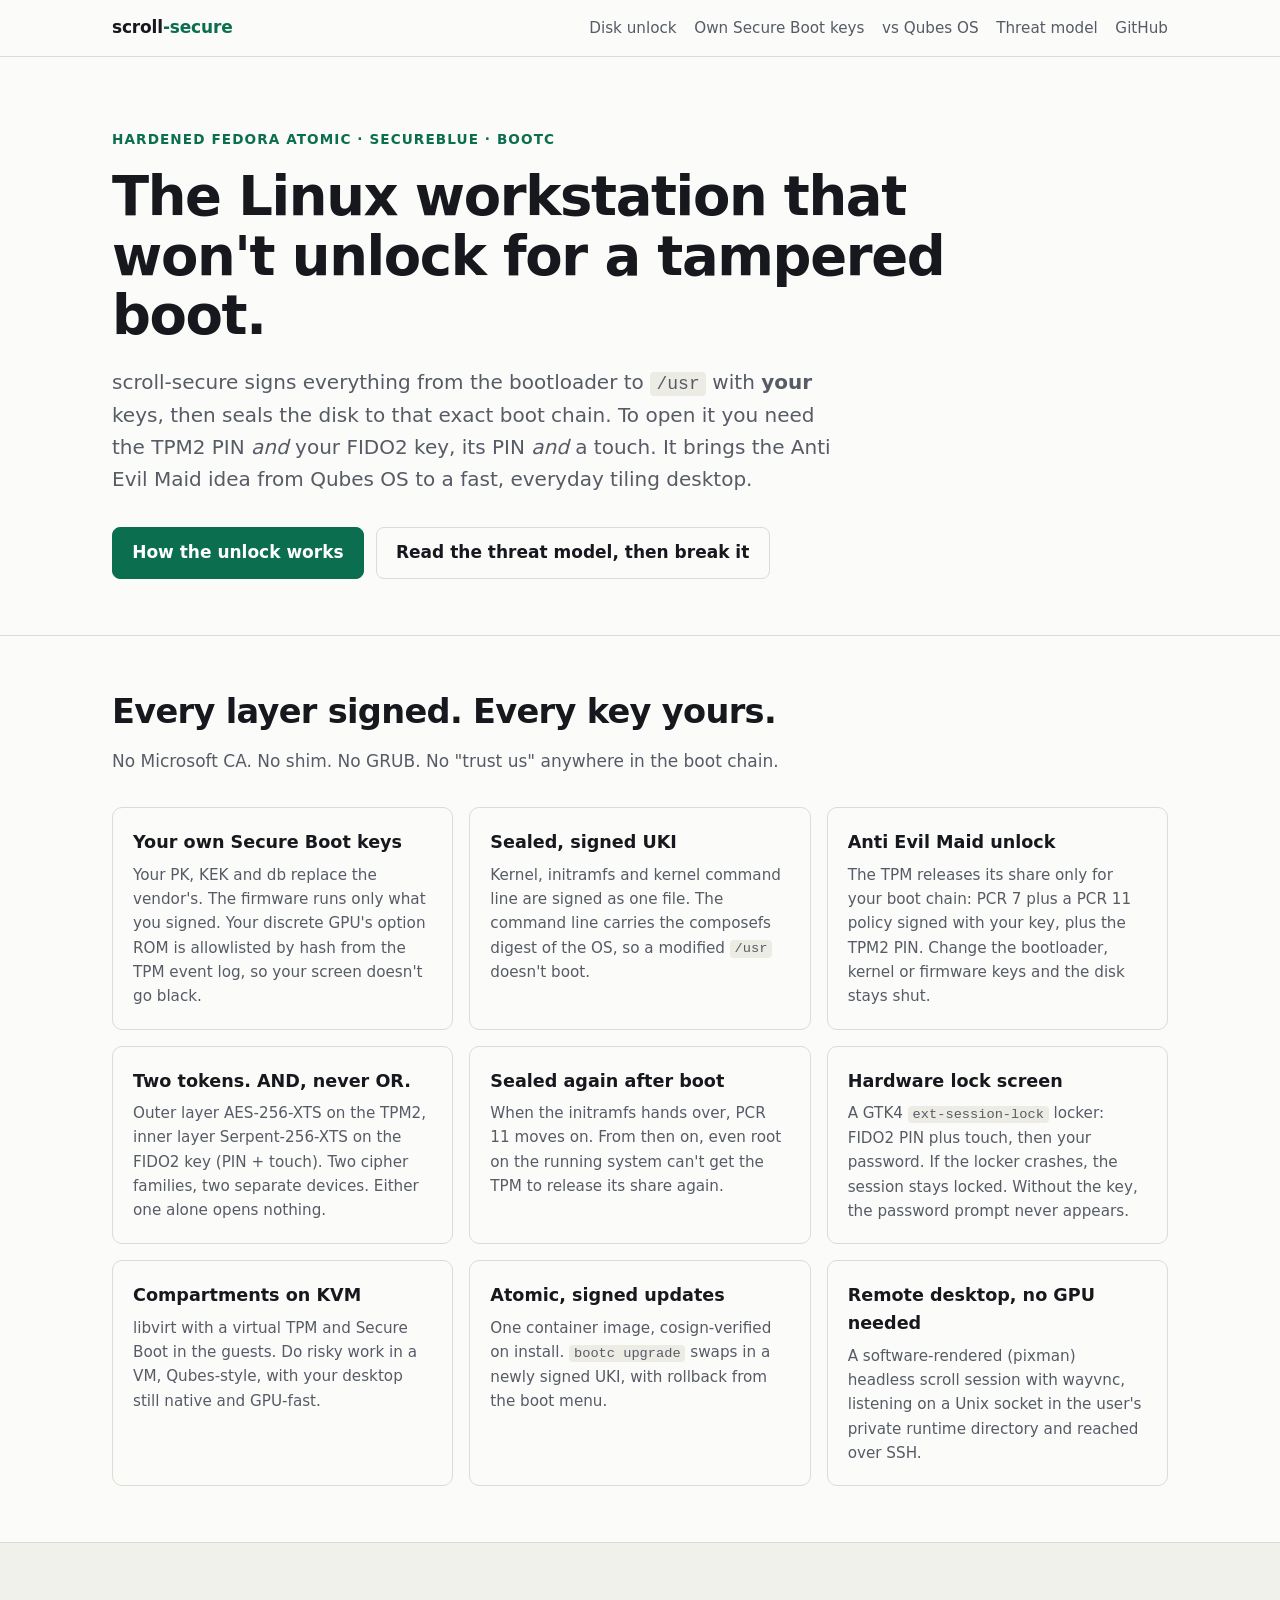
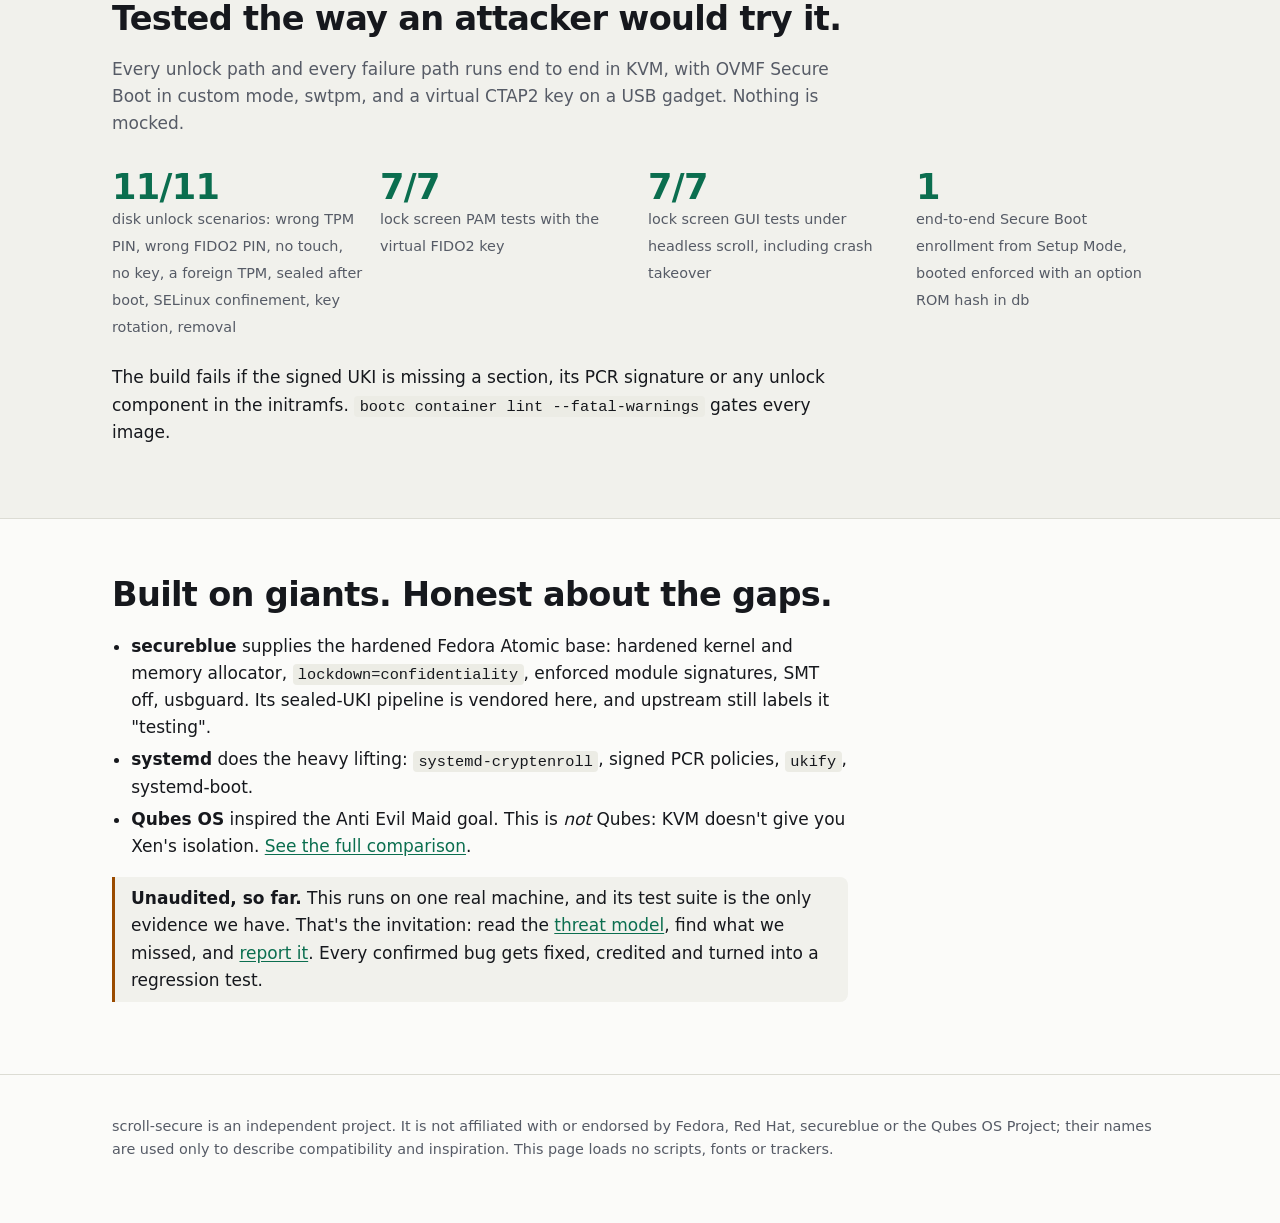
<file: docs/index.html>
<!doctype html>
<html lang="en">
<head>
<meta charset="utf-8">
<meta name="viewport" content="width=device-width, initial-scale=1">
<title>scroll-secure: Hardened Fedora with TPM2 + FIDO2 Disk Unlock and Your Own Secure Boot Keys</title>
<meta name="description" content="A hardened Fedora Atomic workstation (secureblue + bootc) whose disk unlocks only for an untampered boot chain: TPM2 PIN plus FIDO2 key PIN and touch. Your own Secure Boot keys, a signed UKI, Anti Evil Maid ideas from Qubes OS.">
<link rel="canonical" href="https://wildcommitter.github.io/fedora-secureblue-tpm-fido2/">
<meta property="og:type" content="website">
<meta property="og:site_name" content="scroll-secure">
<meta property="og:title" content="scroll-secure: a Linux workstation that won't unlock for a tampered boot">
<meta property="og:description" content="Own Secure Boot keys, a sealed signed UKI, and a disk that opens only with TPM2 PIN + FIDO2 PIN + touch. Qubes-inspired Anti Evil Maid, on Fedora Atomic.">
<meta property="og:url" content="https://wildcommitter.github.io/fedora-secureblue-tpm-fido2/">
<meta property="og:image" content="https://wildcommitter.github.io/fedora-secureblue-tpm-fido2/og.png">
<meta name="twitter:card" content="summary_large_image">
<link rel="icon" href="favicon.svg" type="image/svg+xml">
<link rel="stylesheet" href="style.css">
<script type="application/ld+json">
{
  "@context": "https://schema.org",
  "@type": "SoftwareSourceCode",
  "name": "scroll-secure",
  "description": "Hardened Fedora Atomic (secureblue, bootc) workstation image with own Secure Boot keys, a signed sealed UKI, TPM2 + FIDO2 LUKS unlock and a FIDO2 lock screen.",
  "codeRepository": "https://github.com/wildcommitter/fedora-secureblue-tpm-fido2",
  "programmingLanguage": ["Shell", "Python", "Go"],
  "runtimePlatform": "Fedora Atomic / secureblue (bootc)",
  "keywords": "secure boot custom keys, TPM2 FIDO2 LUKS unlock, anti evil maid, Qubes OS alternative, secureblue, bootc, unified kernel image, hardened Linux workstation"
}
</script>
</head>
<body>
<header class="site"><div class="wrap">
  <a class="brand" href="./">scroll<span>-secure</span></a>
  <nav class="site" aria-label="Main">
    <a href="tpm2-fido2-luks-unlock.html">Disk unlock</a>
    <a href="secure-boot-own-keys.html">Own Secure Boot keys</a>
    <a href="qubes-os-alternative.html">vs Qubes OS</a>
    <a href="threat-model.html">Threat model</a>
    <a href="https://github.com/wildcommitter/fedora-secureblue-tpm-fido2">GitHub</a>
  </nav>
</div></header>

<main>
<div class="hero"><div class="wrap">
  <p class="eyebrow">Hardened Fedora Atomic · secureblue · bootc</p>
  <h1>The Linux workstation that won't unlock for a tampered boot.</h1>
  <p class="lede">scroll-secure signs everything from the bootloader to <code>/usr</code> with <strong>your</strong> keys, then seals the disk to that exact boot chain. To open it you need the TPM2 PIN <em>and</em> your FIDO2 key, its PIN <em>and</em> a touch. It brings the Anti Evil Maid idea from Qubes OS to a fast, everyday tiling desktop.</p>
  <div class="cta">
    <a class="btn primary" href="tpm2-fido2-luks-unlock.html">How the unlock works</a>
    <a class="btn" href="threat-model.html">Read the threat model, then break it</a>
  </div>
</div></div>

<section><div class="wrap">
  <h2>Every layer signed. Every key yours.</h2>
  <p class="sub">No Microsoft CA. No shim. No GRUB. No "trust us" anywhere in the boot chain.</p>
  <div class="grid">
    <div class="card"><h3>Your own Secure Boot keys</h3><p>Your PK, KEK and db replace the vendor's. The firmware runs only what you signed. Your discrete GPU's option ROM is allowlisted by hash from the TPM event log, so your screen doesn't go black.</p></div>
    <div class="card"><h3>Sealed, signed UKI</h3><p>Kernel, initramfs and kernel command line are signed as one file. The command line carries the composefs digest of the OS, so a modified <code>/usr</code> doesn't boot.</p></div>
    <div class="card"><h3>Anti Evil Maid unlock</h3><p>The TPM releases its share only for your boot chain: PCR 7 plus a PCR 11 policy signed with your key, plus the TPM2 PIN. Change the bootloader, kernel or firmware keys and the disk stays shut.</p></div>
    <div class="card"><h3>Two tokens. AND, never OR.</h3><p>Outer layer AES-256-XTS on the TPM2, inner layer Serpent-256-XTS on the FIDO2 key (PIN + touch). Two cipher families, two separate devices. Either one alone opens nothing.</p></div>
    <div class="card"><h3>Sealed again after boot</h3><p>When the initramfs hands over, PCR 11 moves on. From then on, even root on the running system can't get the TPM to release its share again.</p></div>
    <div class="card"><h3>Hardware lock screen</h3><p>A GTK4 <code>ext-session-lock</code> locker: FIDO2 PIN plus touch, then your password. If the locker crashes, the session stays locked. Without the key, the password prompt never appears.</p></div>
    <div class="card"><h3>Compartments on KVM</h3><p>libvirt with a virtual TPM and Secure Boot in the guests. Do risky work in a VM, Qubes-style, with your desktop still native and GPU-fast.</p></div>
    <div class="card"><h3>Atomic, signed updates</h3><p>One container image, cosign-verified on install. <code>bootc upgrade</code> swaps in a newly signed UKI, with rollback from the boot menu.</p></div>
    <div class="card"><h3>Remote desktop, no GPU needed</h3><p>A software-rendered (pixman) headless scroll session with wayvnc, listening on a Unix socket in the user's private runtime directory and reached over SSH.</p></div>
  </div>
</div></section>

<section class="alt"><div class="wrap">
  <h2>Tested the way an attacker would try it.</h2>
  <p class="sub">Every unlock path and every failure path runs end to end in KVM, with OVMF Secure Boot in custom mode, swtpm, and a virtual CTAP2 key on a USB gadget. Nothing is mocked.</p>
  <div class="stats">
    <div class="stat"><b>11/11</b><span>disk unlock scenarios: wrong TPM PIN, wrong FIDO2 PIN, no touch, no key, a foreign TPM, sealed after boot, SELinux confinement, key rotation, removal</span></div>
    <div class="stat"><b>7/7</b><span>lock screen PAM tests with the virtual FIDO2 key</span></div>
    <div class="stat"><b>7/7</b><span>lock screen GUI tests under headless scroll, including crash takeover</span></div>
    <div class="stat"><b>1</b><span>end-to-end Secure Boot enrollment from Setup Mode, booted enforced with an option ROM hash in db</span></div>
  </div>
  <p>The build fails if the signed UKI is missing a section, its PCR signature or any unlock component in the initramfs. <code>bootc container lint --fatal-warnings</code> gates every image.</p>
</div></section>

<section><div class="wrap">
  <h2>Built on giants. Honest about the gaps.</h2>
  <ul class="tight">
    <li><strong>secureblue</strong> supplies the hardened Fedora Atomic base: hardened kernel and memory allocator, <code>lockdown=confidentiality</code>, enforced module signatures, SMT off, usbguard. Its sealed-UKI pipeline is vendored here, and upstream still labels it "testing".</li>
    <li><strong>systemd</strong> does the heavy lifting: <code>systemd-cryptenroll</code>, signed PCR policies, <code>ukify</code>, systemd-boot.</li>
    <li><strong>Qubes OS</strong> inspired the Anti Evil Maid goal. This is <em>not</em> Qubes: KVM doesn't give you Xen's isolation. <a href="qubes-os-alternative.html">See the full comparison</a>.</li>
  </ul>
  <p class="note"><strong>Unaudited, so far.</strong> This runs on one real machine, and its test suite is the only evidence we have. That's the invitation: read the <a href="threat-model.html">threat model</a>, find what we missed, and <a href="https://github.com/wildcommitter/fedora-secureblue-tpm-fido2/security">report it</a>. Every confirmed bug gets fixed, credited and turned into a regression test.</p>
</div></section>
</main>

<footer class="site"><div class="wrap">
  <p>scroll-secure is an independent project. It is not affiliated with or endorsed by Fedora, Red Hat, secureblue or the Qubes OS Project; their names are used only to describe compatibility and inspiration. This page loads no scripts, fonts or trackers.</p>
</div></footer>
</body>
</html>
</file>
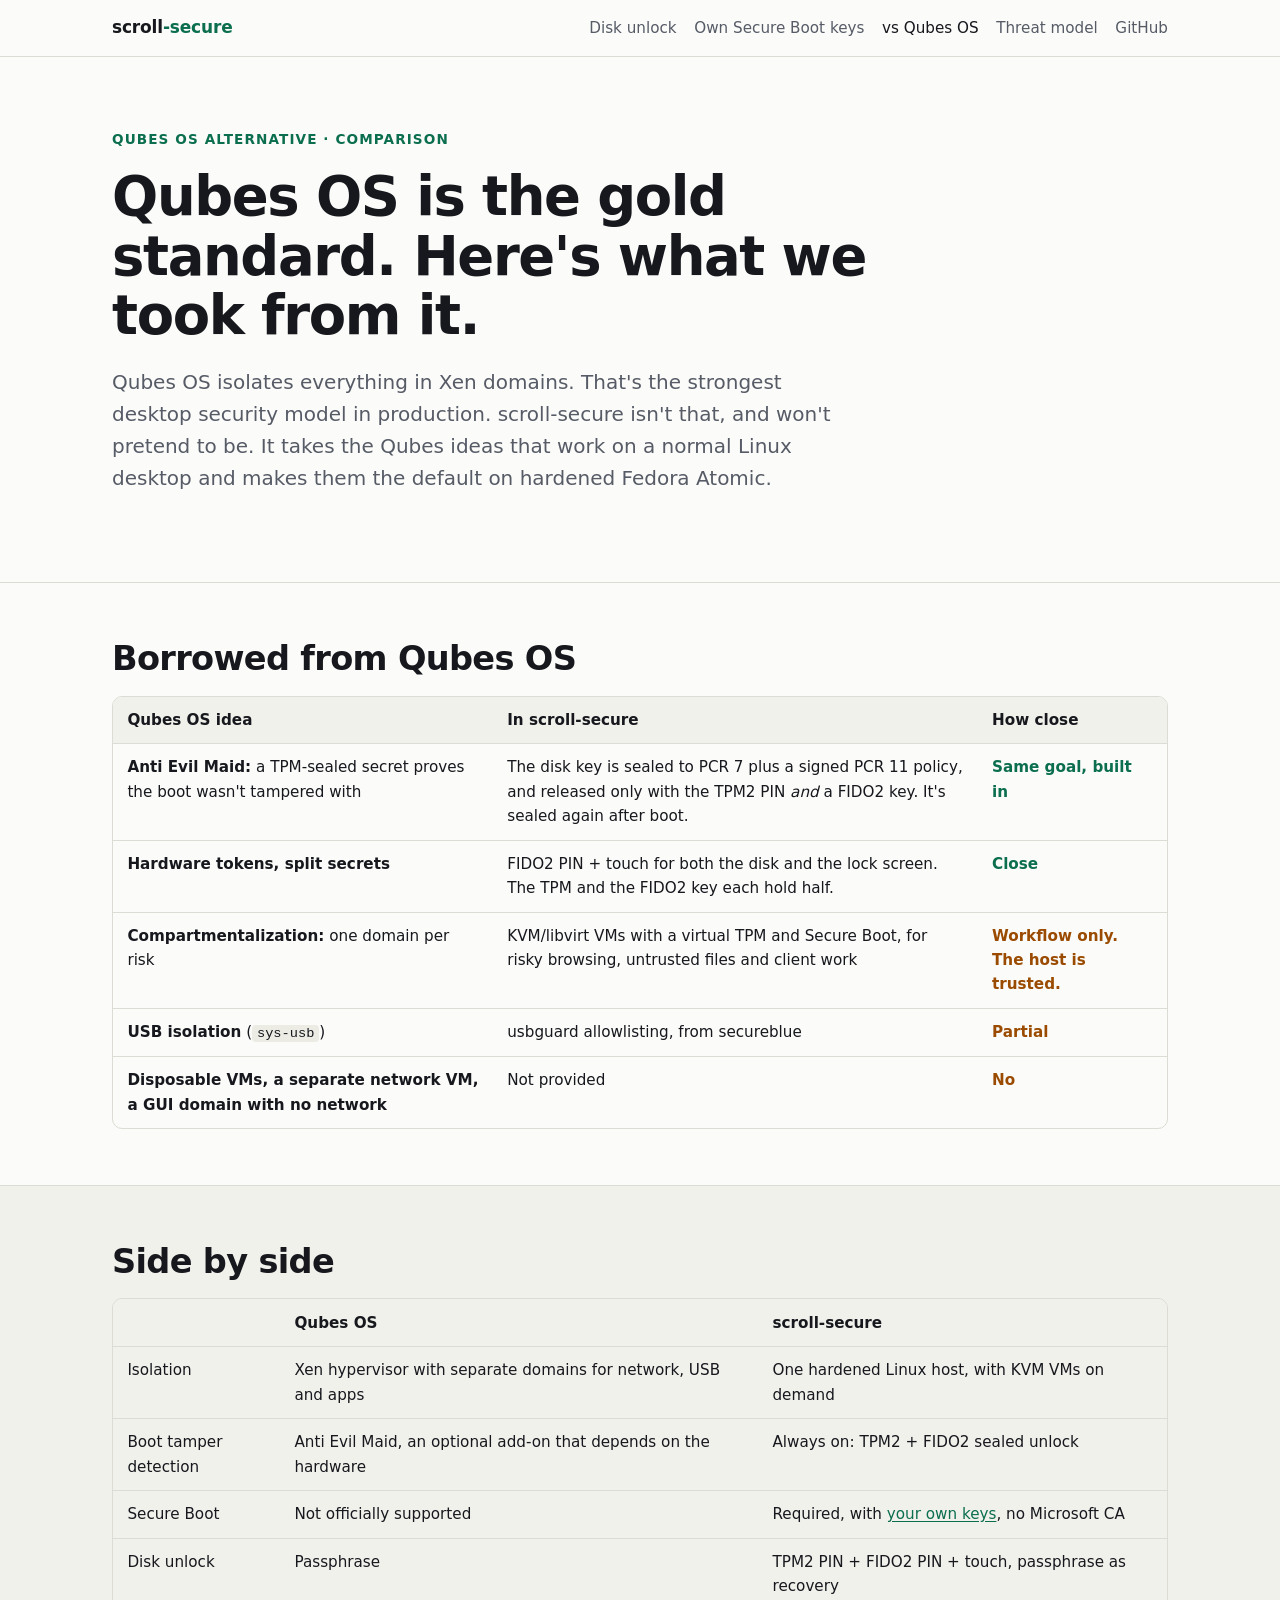
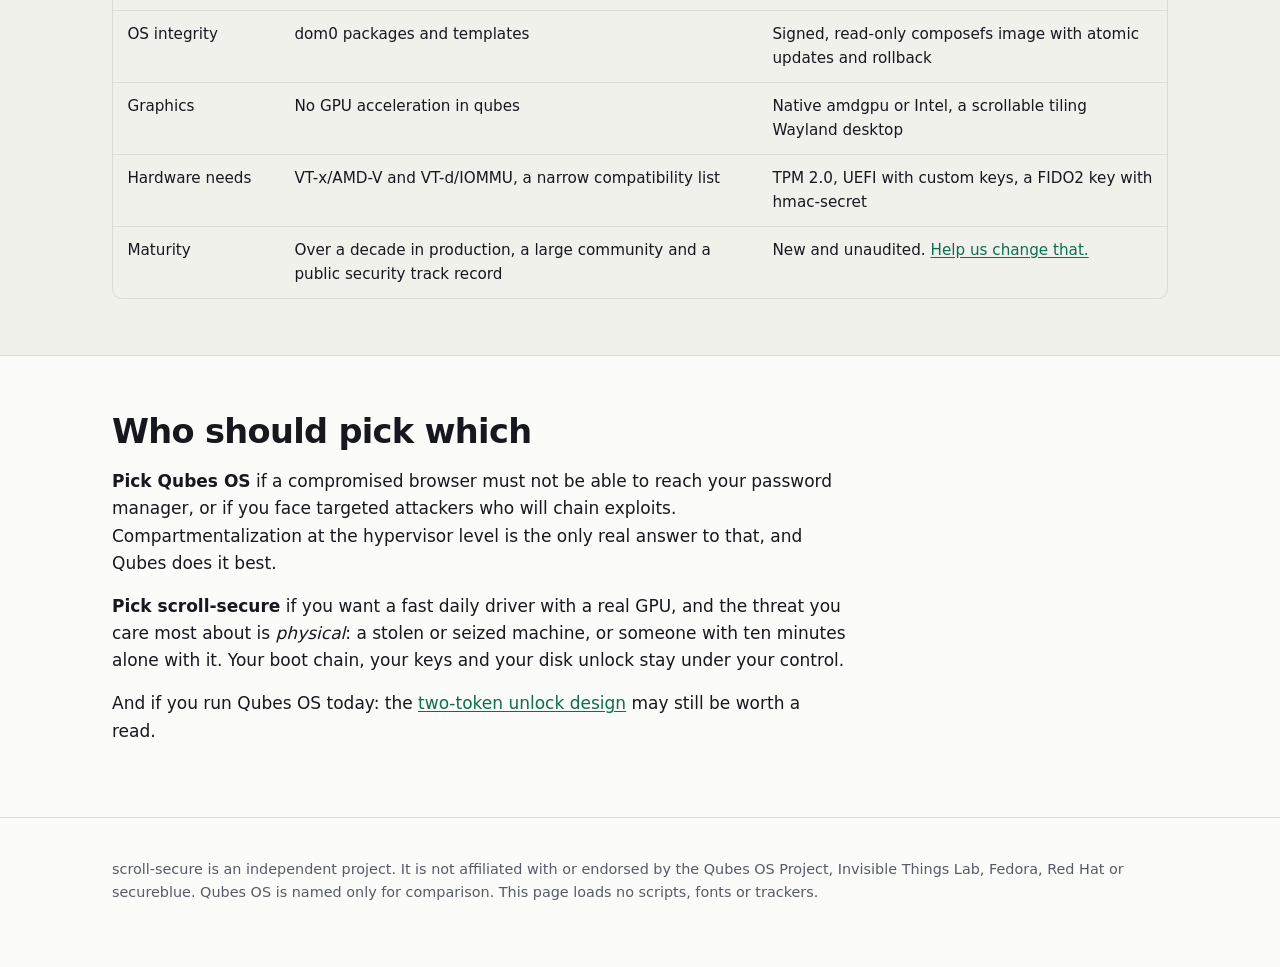
<file: docs/qubes-os-alternative.html>
<!doctype html>
<html lang="en">
<head>
<meta charset="utf-8">
<meta name="viewport" content="width=device-width, initial-scale=1">
<title>Qubes OS Alternative? scroll-secure vs Qubes OS, Compared Honestly | scroll-secure</title>
<meta name="description" content="An honest comparison of Qubes OS and scroll-secure, a hardened Fedora Atomic workstation with own Secure Boot keys and TPM2 + FIDO2 Anti Evil Maid-style disk unlock. What we borrowed from Qubes, what we can't match, and who should pick which.">
<link rel="canonical" href="https://wildcommitter.github.io/fedora-secureblue-tpm-fido2/qubes-os-alternative.html">
<meta property="og:type" content="article">
<meta property="og:site_name" content="scroll-secure">
<meta property="og:title" content="Qubes OS vs scroll-secure: an honest comparison">
<meta property="og:description" content="Anti Evil Maid ideas from Qubes OS on a hardened Fedora Atomic desktop. Here is what that buys you, and what it doesn't.">
<meta property="og:url" content="https://wildcommitter.github.io/fedora-secureblue-tpm-fido2/qubes-os-alternative.html">
<meta property="og:image" content="https://wildcommitter.github.io/fedora-secureblue-tpm-fido2/og.png">
<meta name="twitter:card" content="summary_large_image">
<link rel="icon" href="favicon.svg" type="image/svg+xml">
<link rel="stylesheet" href="style.css">
<script type="application/ld+json">
{
  "@context": "https://schema.org",
  "@type": "TechArticle",
  "headline": "Qubes OS vs scroll-secure: an honest comparison",
  "about": ["Qubes OS", "Anti Evil Maid", "compartmentalization", "Secure Boot", "TPM2", "FIDO2", "secureblue"],
  "isPartOf": {"@type": "WebSite", "name": "scroll-secure", "url": "https://wildcommitter.github.io/fedora-secureblue-tpm-fido2/"}
}
</script>
</head>
<body>
<header class="site"><div class="wrap">
  <a class="brand" href="./">scroll<span>-secure</span></a>
  <nav class="site" aria-label="Main">
    <a href="tpm2-fido2-luks-unlock.html">Disk unlock</a>
    <a href="secure-boot-own-keys.html">Own Secure Boot keys</a>
    <a href="qubes-os-alternative.html" aria-current="page">vs Qubes OS</a>
    <a href="threat-model.html">Threat model</a>
    <a href="https://github.com/wildcommitter/fedora-secureblue-tpm-fido2">GitHub</a>
  </nav>
</div></header>

<main>
<div class="hero"><div class="wrap">
  <p class="eyebrow">Qubes OS alternative · comparison</p>
  <h1>Qubes OS is the gold standard. Here's what we took from it.</h1>
  <p class="lede">Qubes OS isolates everything in Xen domains. That's the strongest desktop security model in production. scroll-secure isn't that, and won't pretend to be. It takes the Qubes ideas that work on a normal Linux desktop and makes them the default on hardened Fedora Atomic.</p>
</div></div>

<section><div class="wrap">
  <h2>Borrowed from Qubes OS</h2>
  <div class="table-wrap"><table>
    <tr><th>Qubes OS idea</th><th>In scroll-secure</th><th>How close</th></tr>
    <tr><td><strong>Anti Evil Maid:</strong> a TPM-sealed secret proves the boot wasn't tampered with</td><td>The disk key is sealed to PCR 7 plus a signed PCR 11 policy, and released only with the TPM2 PIN <em>and</em> a FIDO2 key. It's sealed again after boot.</td><td class="yes">Same goal, built in</td></tr>
    <tr><td><strong>Hardware tokens, split secrets</strong></td><td>FIDO2 PIN + touch for both the disk and the lock screen. The TPM and the FIDO2 key each hold half.</td><td class="yes">Close</td></tr>
    <tr><td><strong>Compartmentalization:</strong> one domain per risk</td><td>KVM/libvirt VMs with a virtual TPM and Secure Boot, for risky browsing, untrusted files and client work</td><td class="no">Workflow only. The host is trusted.</td></tr>
    <tr><td><strong>USB isolation</strong> (<code>sys-usb</code>)</td><td>usbguard allowlisting, from secureblue</td><td class="no">Partial</td></tr>
    <tr><td><strong>Disposable VMs, a separate network VM, a GUI domain with no network</strong></td><td>Not provided</td><td class="no">No</td></tr>
  </table></div>
</div></section>

<section class="alt"><div class="wrap">
  <h2>Side by side</h2>
  <div class="table-wrap"><table>
    <tr><th></th><th>Qubes OS</th><th>scroll-secure</th></tr>
    <tr><td>Isolation</td><td>Xen hypervisor with separate domains for network, USB and apps</td><td>One hardened Linux host, with KVM VMs on demand</td></tr>
    <tr><td>Boot tamper detection</td><td>Anti Evil Maid, an optional add-on that depends on the hardware</td><td>Always on: TPM2 + FIDO2 sealed unlock</td></tr>
    <tr><td>Secure Boot</td><td>Not officially supported</td><td>Required, with <a href="secure-boot-own-keys.html">your own keys</a>, no Microsoft CA</td></tr>
    <tr><td>Disk unlock</td><td>Passphrase</td><td>TPM2 PIN + FIDO2 PIN + touch, passphrase as recovery</td></tr>
    <tr><td>OS integrity</td><td>dom0 packages and templates</td><td>Signed, read-only composefs image with atomic updates and rollback</td></tr>
    <tr><td>Graphics</td><td>No GPU acceleration in qubes</td><td>Native amdgpu or Intel, a scrollable tiling Wayland desktop</td></tr>
    <tr><td>Hardware needs</td><td>VT-x/AMD-V and VT-d/IOMMU, a narrow compatibility list</td><td>TPM 2.0, UEFI with custom keys, a FIDO2 key with hmac-secret</td></tr>
    <tr><td>Maturity</td><td>Over a decade in production, a large community and a public security track record</td><td>New and unaudited. <a href="threat-model.html">Help us change that.</a></td></tr>
  </table></div>
</div></section>

<section><div class="wrap">
  <h2>Who should pick which</h2>
  <p><strong>Pick Qubes OS</strong> if a compromised browser must not be able to reach your password manager, or if you face targeted attackers who will chain exploits. Compartmentalization at the hypervisor level is the only real answer to that, and Qubes does it best.</p>
  <p><strong>Pick scroll-secure</strong> if you want a fast daily driver with a real GPU, and the threat you care most about is <em>physical</em>: a stolen or seized machine, or someone with ten minutes alone with it. Your boot chain, your keys and your disk unlock stay under your control.</p>
  <p>And if you run Qubes OS today: the <a href="tpm2-fido2-luks-unlock.html">two-token unlock design</a> may still be worth a read.</p>
</div></section>
</main>

<footer class="site"><div class="wrap">
  <p>scroll-secure is an independent project. It is not affiliated with or endorsed by the Qubes OS Project, Invisible Things Lab, Fedora, Red Hat or secureblue. Qubes OS is named only for comparison. This page loads no scripts, fonts or trackers.</p>
</div></footer>
</body>
</html>
</file>
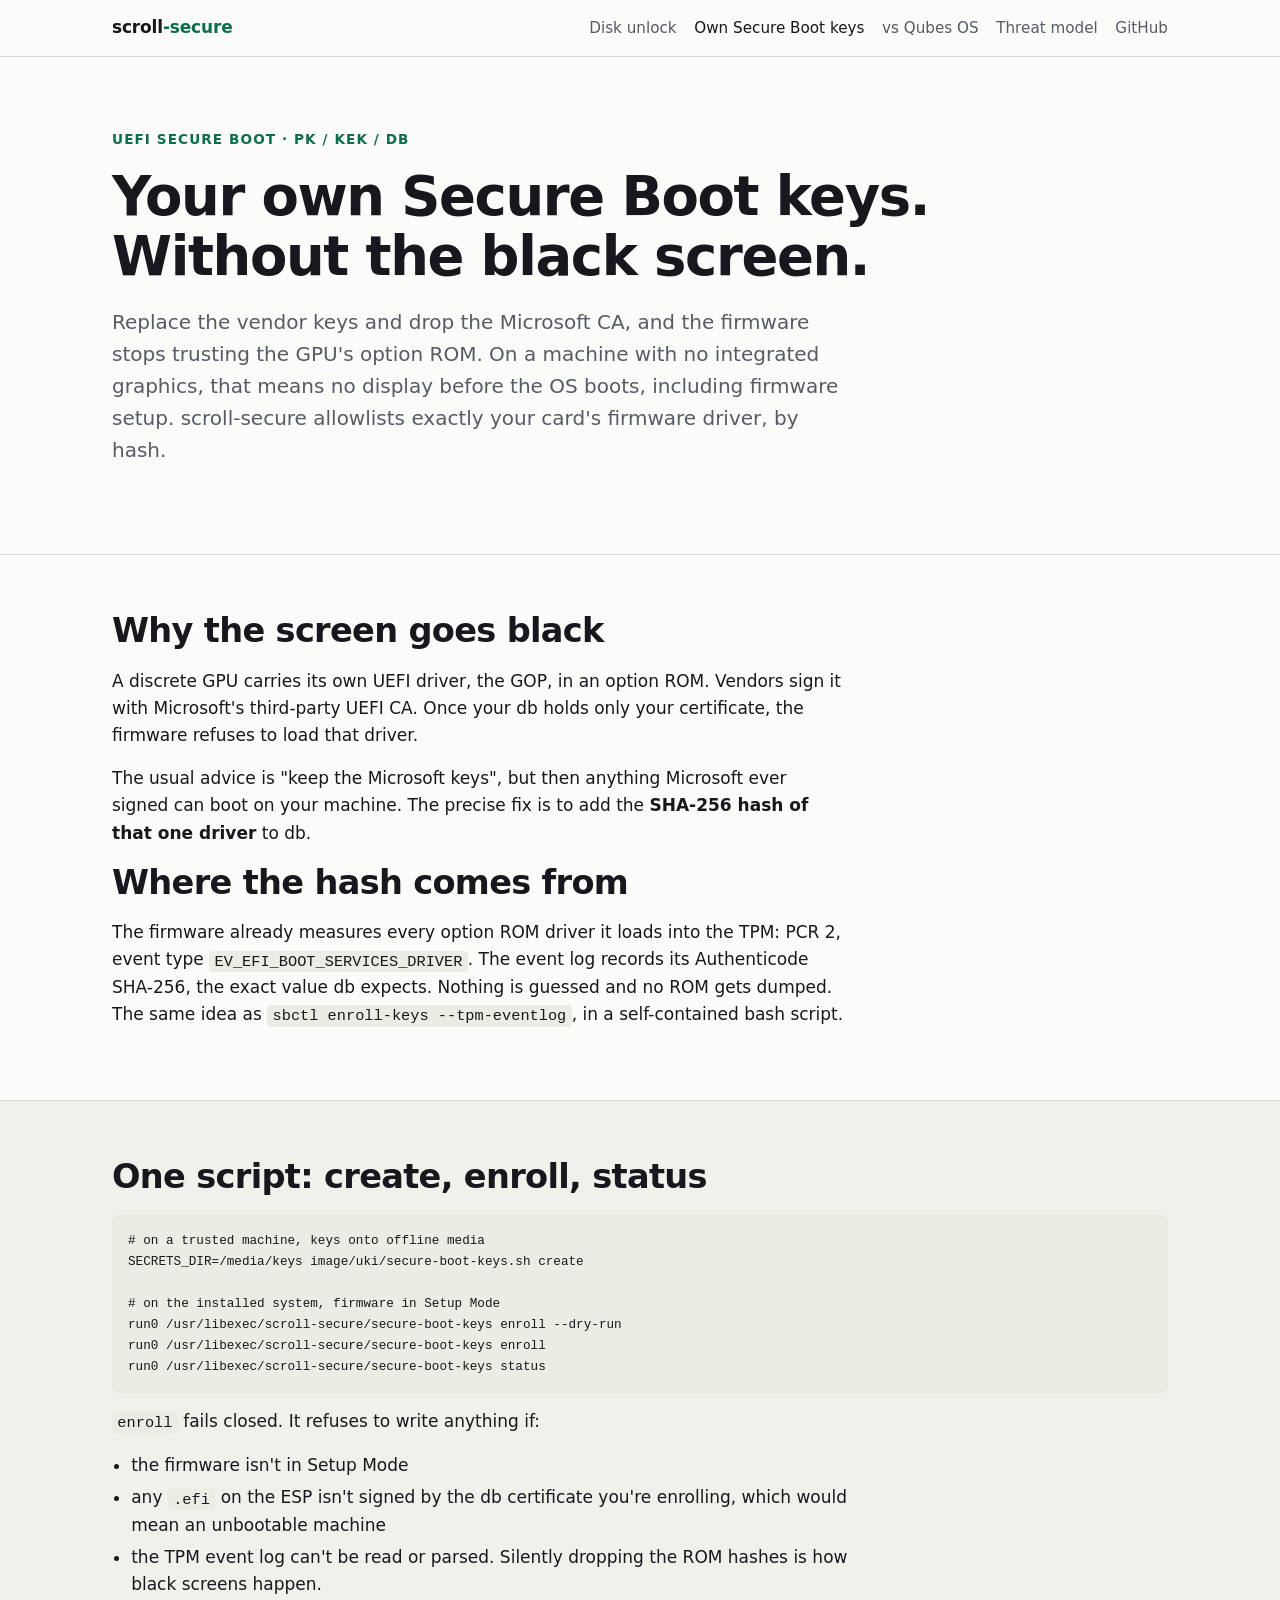
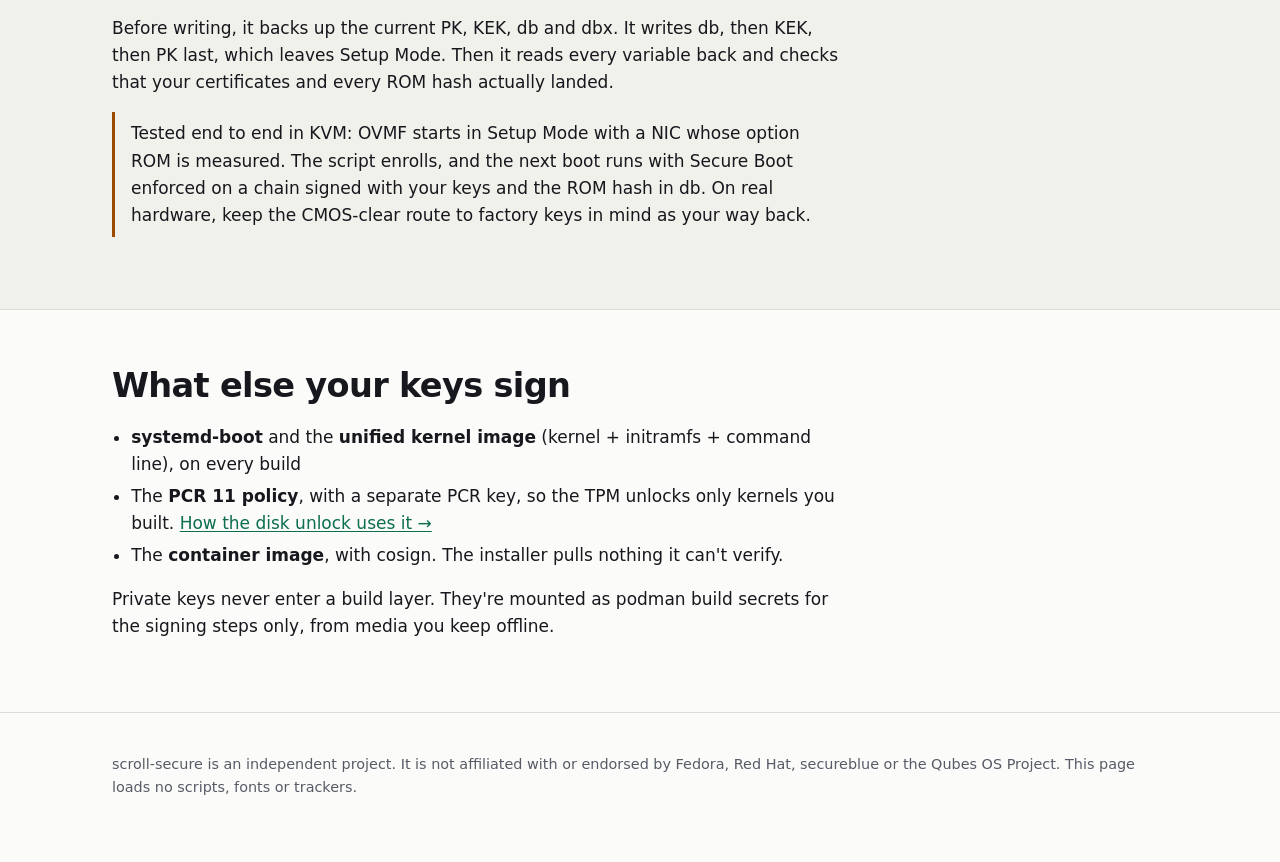
<file: docs/secure-boot-own-keys.html>
<!doctype html>
<html lang="en">
<head>
<meta charset="utf-8">
<meta name="viewport" content="width=device-width, initial-scale=1">
<title>Custom Secure Boot Keys Without a Black Screen: GPU Option ROM Hashes | scroll-secure</title>
<meta name="description" content="Enroll your own Secure Boot PK, KEK and db without the Microsoft CA and keep your discrete GPU working: add the option ROM hashes from the TPM event log to db. Bash script with dry run, ESP signature checks, backup and read-back.">
<link rel="canonical" href="https://wildcommitter.github.io/fedora-secureblue-tpm-fido2/secure-boot-own-keys.html">
<meta property="og:type" content="article">
<meta property="og:site_name" content="scroll-secure">
<meta property="og:title" content="Your own Secure Boot keys, without the black screen">
<meta property="og:description" content="Dropping the Microsoft CA blocks your GPU's option ROM. Here is how to allowlist it by hash from the TPM event log.">
<meta property="og:url" content="https://wildcommitter.github.io/fedora-secureblue-tpm-fido2/secure-boot-own-keys.html">
<meta property="og:image" content="https://wildcommitter.github.io/fedora-secureblue-tpm-fido2/og.png">
<meta name="twitter:card" content="summary_large_image">
<link rel="icon" href="favicon.svg" type="image/svg+xml">
<link rel="stylesheet" href="style.css">
<script type="application/ld+json">
{
  "@context": "https://schema.org",
  "@type": "TechArticle",
  "headline": "Custom Secure Boot keys without a black screen: GPU option ROM hashes",
  "about": ["UEFI Secure Boot", "Platform Key", "option ROM", "TPM event log", "efitools", "sbsigntools"],
  "isPartOf": {"@type": "WebSite", "name": "scroll-secure", "url": "https://wildcommitter.github.io/fedora-secureblue-tpm-fido2/"}
}
</script>
</head>
<body>
<header class="site"><div class="wrap">
  <a class="brand" href="./">scroll<span>-secure</span></a>
  <nav class="site" aria-label="Main">
    <a href="tpm2-fido2-luks-unlock.html">Disk unlock</a>
    <a href="secure-boot-own-keys.html" aria-current="page">Own Secure Boot keys</a>
    <a href="qubes-os-alternative.html">vs Qubes OS</a>
    <a href="threat-model.html">Threat model</a>
    <a href="https://github.com/wildcommitter/fedora-secureblue-tpm-fido2">GitHub</a>
  </nav>
</div></header>

<main>
<div class="hero"><div class="wrap">
  <p class="eyebrow">UEFI Secure Boot · PK / KEK / db</p>
  <h1>Your own Secure Boot keys. Without the black screen.</h1>
  <p class="lede">Replace the vendor keys and drop the Microsoft CA, and the firmware stops trusting the GPU's option ROM. On a machine with no integrated graphics, that means no display before the OS boots, including firmware setup. scroll-secure allowlists exactly your card's firmware driver, by hash.</p>
</div></div>

<section><div class="wrap">
  <h2>Why the screen goes black</h2>
  <p>A discrete GPU carries its own UEFI driver, the GOP, in an option ROM. Vendors sign it with Microsoft's third-party UEFI CA. Once your db holds only your certificate, the firmware refuses to load that driver.</p>
  <p>The usual advice is "keep the Microsoft keys", but then anything Microsoft ever signed can boot on your machine. The precise fix is to add the <strong>SHA-256 hash of that one driver</strong> to db.</p>
  <h2>Where the hash comes from</h2>
  <p>The firmware already measures every option ROM driver it loads into the TPM: PCR 2, event type <code>EV_EFI_BOOT_SERVICES_DRIVER</code>. The event log records its Authenticode SHA-256, the exact value db expects. Nothing is guessed and no ROM gets dumped. The same idea as <code>sbctl enroll-keys --tpm-eventlog</code>, in a self-contained bash script.</p>
</div></section>

<section class="alt"><div class="wrap">
  <h2>One script: create, enroll, status</h2>
<pre><code># on a trusted machine, keys onto offline media
SECRETS_DIR=/media/keys image/uki/secure-boot-keys.sh create

# on the installed system, firmware in Setup Mode
run0 /usr/libexec/scroll-secure/secure-boot-keys enroll --dry-run
run0 /usr/libexec/scroll-secure/secure-boot-keys enroll
run0 /usr/libexec/scroll-secure/secure-boot-keys status</code></pre>
  <p><code>enroll</code> fails closed. It refuses to write anything if:</p>
  <ul class="tight">
    <li>the firmware isn't in Setup Mode</li>
    <li>any <code>.efi</code> on the ESP isn't signed by the db certificate you're enrolling, which would mean an unbootable machine</li>
    <li>the TPM event log can't be read or parsed. Silently dropping the ROM hashes is how black screens happen.</li>
  </ul>
  <p>Before writing, it backs up the current PK, KEK, db and dbx. It writes db, then KEK, then PK last, which leaves Setup Mode. Then it reads every variable back and checks that your certificates and every ROM hash actually landed.</p>
  <p class="note">Tested end to end in KVM: OVMF starts in Setup Mode with a NIC whose option ROM is measured. The script enrolls, and the next boot runs with Secure Boot enforced on a chain signed with your keys and the ROM hash in db. On real hardware, keep the CMOS-clear route to factory keys in mind as your way back.</p>
</div></section>

<section><div class="wrap">
  <h2>What else your keys sign</h2>
  <ul class="tight">
    <li><strong>systemd-boot</strong> and the <strong>unified kernel image</strong> (kernel + initramfs + command line), on every build</li>
    <li>The <strong>PCR 11 policy</strong>, with a separate PCR key, so the TPM unlocks only kernels you built. <a href="tpm2-fido2-luks-unlock.html">How the disk unlock uses it →</a></li>
    <li>The <strong>container image</strong>, with cosign. The installer pulls nothing it can't verify.</li>
  </ul>
  <p>Private keys never enter a build layer. They're mounted as podman build secrets for the signing steps only, from media you keep offline.</p>
</div></section>
</main>

<footer class="site"><div class="wrap">
  <p>scroll-secure is an independent project. It is not affiliated with or endorsed by Fedora, Red Hat, secureblue or the Qubes OS Project. This page loads no scripts, fonts or trackers.</p>
</div></footer>
</body>
</html>
</file>
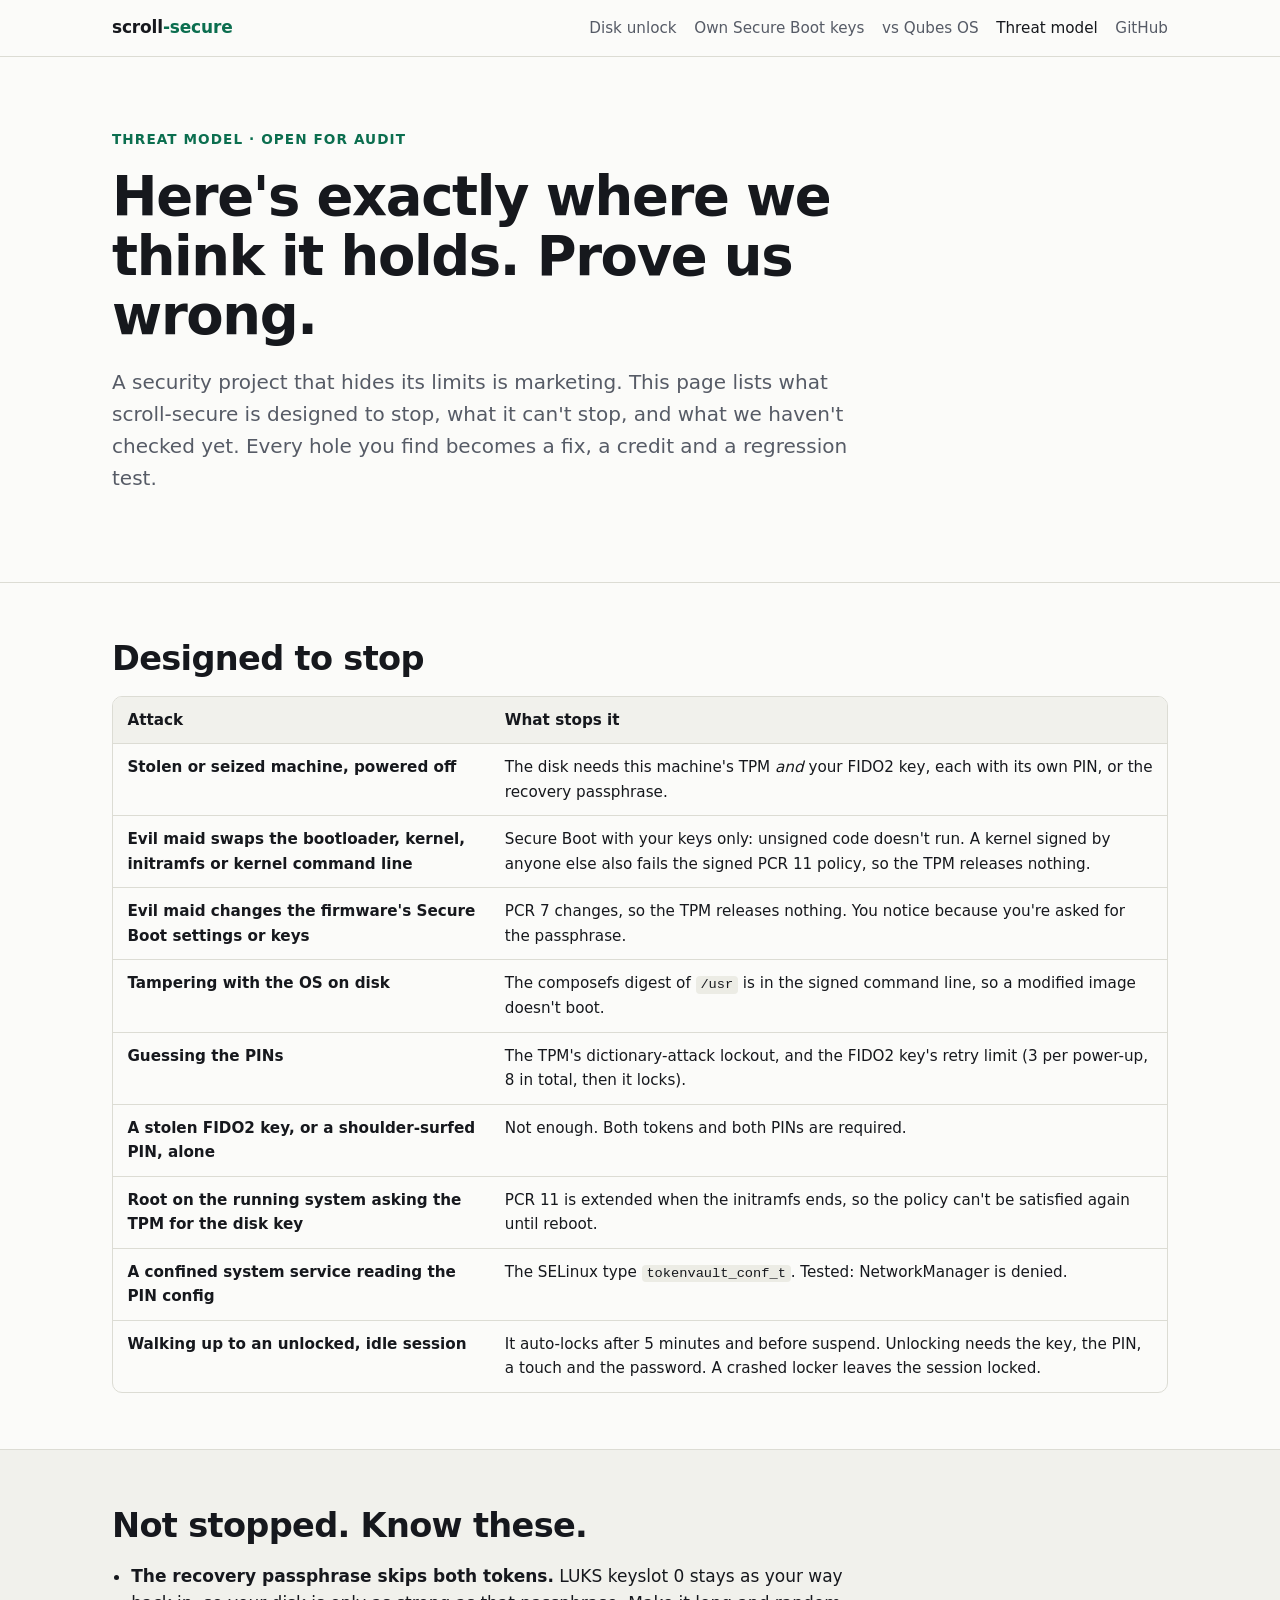
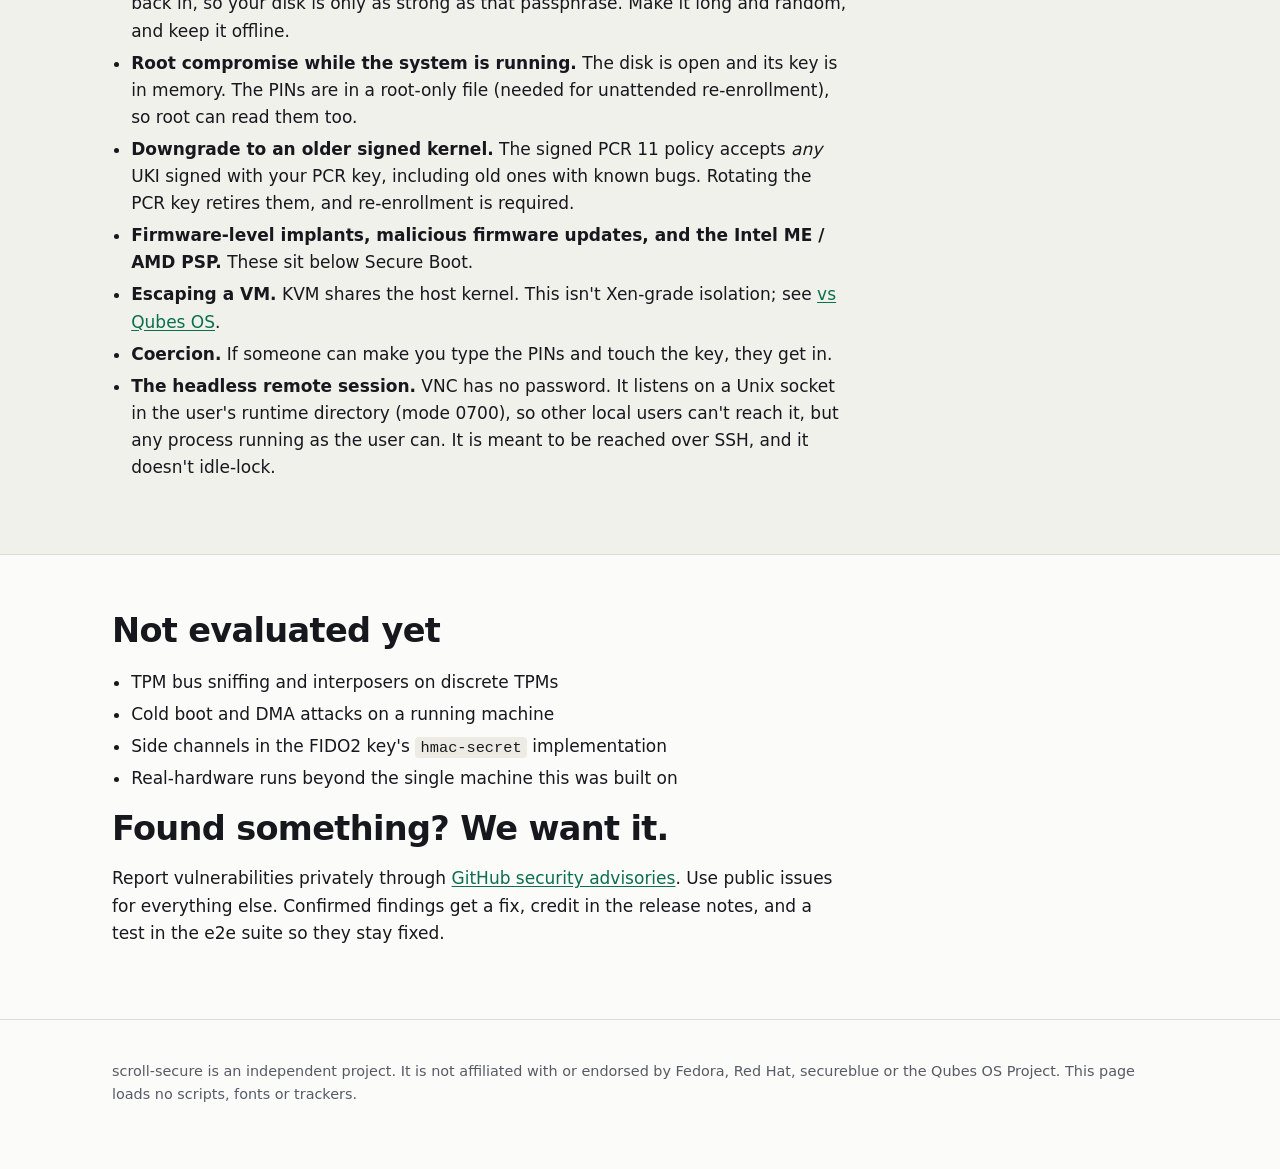
<file: docs/threat-model.html>
<!doctype html>
<html lang="en">
<head>
<meta charset="utf-8">
<meta name="viewport" content="width=device-width, initial-scale=1">
<title>Threat Model: What scroll-secure Defends Against, and What It Doesn't | scroll-secure</title>
<meta name="description" content="The scroll-secure threat model: evil maid, stolen machine, offline brute force and boot tampering are covered. Runtime root compromise, downgrade to an older signed kernel, firmware implants and more are not. Find a hole and report it.">
<link rel="canonical" href="https://wildcommitter.github.io/fedora-secureblue-tpm-fido2/threat-model.html">
<meta property="og:type" content="article">
<meta property="og:site_name" content="scroll-secure">
<meta property="og:title" content="scroll-secure threat model: break it, we'll fix it">
<meta property="og:description" content="What a hardened Fedora workstation with TPM2 + FIDO2 sealed unlock does and doesn't defend against, in plain words.">
<meta property="og:url" content="https://wildcommitter.github.io/fedora-secureblue-tpm-fido2/threat-model.html">
<meta property="og:image" content="https://wildcommitter.github.io/fedora-secureblue-tpm-fido2/og.png">
<meta name="twitter:card" content="summary_large_image">
<link rel="icon" href="favicon.svg" type="image/svg+xml">
<link rel="stylesheet" href="style.css">
</head>
<body>
<header class="site"><div class="wrap">
  <a class="brand" href="./">scroll<span>-secure</span></a>
  <nav class="site" aria-label="Main">
    <a href="tpm2-fido2-luks-unlock.html">Disk unlock</a>
    <a href="secure-boot-own-keys.html">Own Secure Boot keys</a>
    <a href="qubes-os-alternative.html">vs Qubes OS</a>
    <a href="threat-model.html" aria-current="page">Threat model</a>
    <a href="https://github.com/wildcommitter/fedora-secureblue-tpm-fido2">GitHub</a>
  </nav>
</div></header>

<main>
<div class="hero"><div class="wrap">
  <p class="eyebrow">Threat model · open for audit</p>
  <h1>Here's exactly where we think it holds. Prove us wrong.</h1>
  <p class="lede">A security project that hides its limits is marketing. This page lists what scroll-secure is designed to stop, what it can't stop, and what we haven't checked yet. Every hole you find becomes a fix, a credit and a regression test.</p>
</div></div>

<section><div class="wrap">
  <h2>Designed to stop</h2>
  <div class="table-wrap"><table>
    <tr><th>Attack</th><th>What stops it</th></tr>
    <tr><td><strong>Stolen or seized machine, powered off</strong></td><td>The disk needs this machine's TPM <em>and</em> your FIDO2 key, each with its own PIN, or the recovery passphrase.</td></tr>
    <tr><td><strong>Evil maid swaps the bootloader, kernel, initramfs or kernel command line</strong></td><td>Secure Boot with your keys only: unsigned code doesn't run. A kernel signed by anyone else also fails the signed PCR 11 policy, so the TPM releases nothing.</td></tr>
    <tr><td><strong>Evil maid changes the firmware's Secure Boot settings or keys</strong></td><td>PCR 7 changes, so the TPM releases nothing. You notice because you're asked for the passphrase.</td></tr>
    <tr><td><strong>Tampering with the OS on disk</strong></td><td>The composefs digest of <code>/usr</code> is in the signed command line, so a modified image doesn't boot.</td></tr>
    <tr><td><strong>Guessing the PINs</strong></td><td>The TPM's dictionary-attack lockout, and the FIDO2 key's retry limit (3 per power-up, 8 in total, then it locks).</td></tr>
    <tr><td><strong>A stolen FIDO2 key, or a shoulder-surfed PIN, alone</strong></td><td>Not enough. Both tokens and both PINs are required.</td></tr>
    <tr><td><strong>Root on the running system asking the TPM for the disk key</strong></td><td>PCR 11 is extended when the initramfs ends, so the policy can't be satisfied again until reboot.</td></tr>
    <tr><td><strong>A confined system service reading the PIN config</strong></td><td>The SELinux type <code>tokenvault_conf_t</code>. Tested: NetworkManager is denied.</td></tr>
    <tr><td><strong>Walking up to an unlocked, idle session</strong></td><td>It auto-locks after 5 minutes and before suspend. Unlocking needs the key, the PIN, a touch and the password. A crashed locker leaves the session locked.</td></tr>
  </table></div>
</div></section>

<section class="alt"><div class="wrap">
  <h2>Not stopped. Know these.</h2>
  <ul class="tight">
    <li><strong>The recovery passphrase skips both tokens.</strong> LUKS keyslot 0 stays as your way back in, so your disk is only as strong as that passphrase. Make it long and random, and keep it offline.</li>
    <li><strong>Root compromise while the system is running.</strong> The disk is open and its key is in memory. The PINs are in a root-only file (needed for unattended re-enrollment), so root can read them too.</li>
    <li><strong>Downgrade to an older signed kernel.</strong> The signed PCR 11 policy accepts <em>any</em> UKI signed with your PCR key, including old ones with known bugs. Rotating the PCR key retires them, and re-enrollment is required.</li>
    <li><strong>Firmware-level implants, malicious firmware updates, and the Intel ME / AMD PSP.</strong> These sit below Secure Boot.</li>
    <li><strong>Escaping a VM.</strong> KVM shares the host kernel. This isn't Xen-grade isolation; see <a href="qubes-os-alternative.html">vs Qubes OS</a>.</li>
    <li><strong>Coercion.</strong> If someone can make you type the PINs and touch the key, they get in.</li>
    <li><strong>The headless remote session.</strong> VNC has no password. It listens on a Unix socket in the user's runtime directory (mode 0700), so other local users can't reach it, but any process running as the user can. It is meant to be reached over SSH, and it doesn't idle-lock.</li>
  </ul>
</div></section>

<section><div class="wrap">
  <h2>Not evaluated yet</h2>
  <ul class="tight">
    <li>TPM bus sniffing and interposers on discrete TPMs</li>
    <li>Cold boot and DMA attacks on a running machine</li>
    <li>Side channels in the FIDO2 key's <code>hmac-secret</code> implementation</li>
    <li>Real-hardware runs beyond the single machine this was built on</li>
  </ul>
  <h2>Found something? We want it.</h2>
  <p>Report vulnerabilities privately through <a href="https://github.com/wildcommitter/fedora-secureblue-tpm-fido2/security/advisories/new">GitHub security advisories</a>. Use public issues for everything else. Confirmed findings get a fix, credit in the release notes, and a test in the e2e suite so they stay fixed.</p>
</div></section>
</main>

<footer class="site"><div class="wrap">
  <p>scroll-secure is an independent project. It is not affiliated with or endorsed by Fedora, Red Hat, secureblue or the Qubes OS Project. This page loads no scripts, fonts or trackers.</p>
</div></footer>
</body>
</html>
</file>
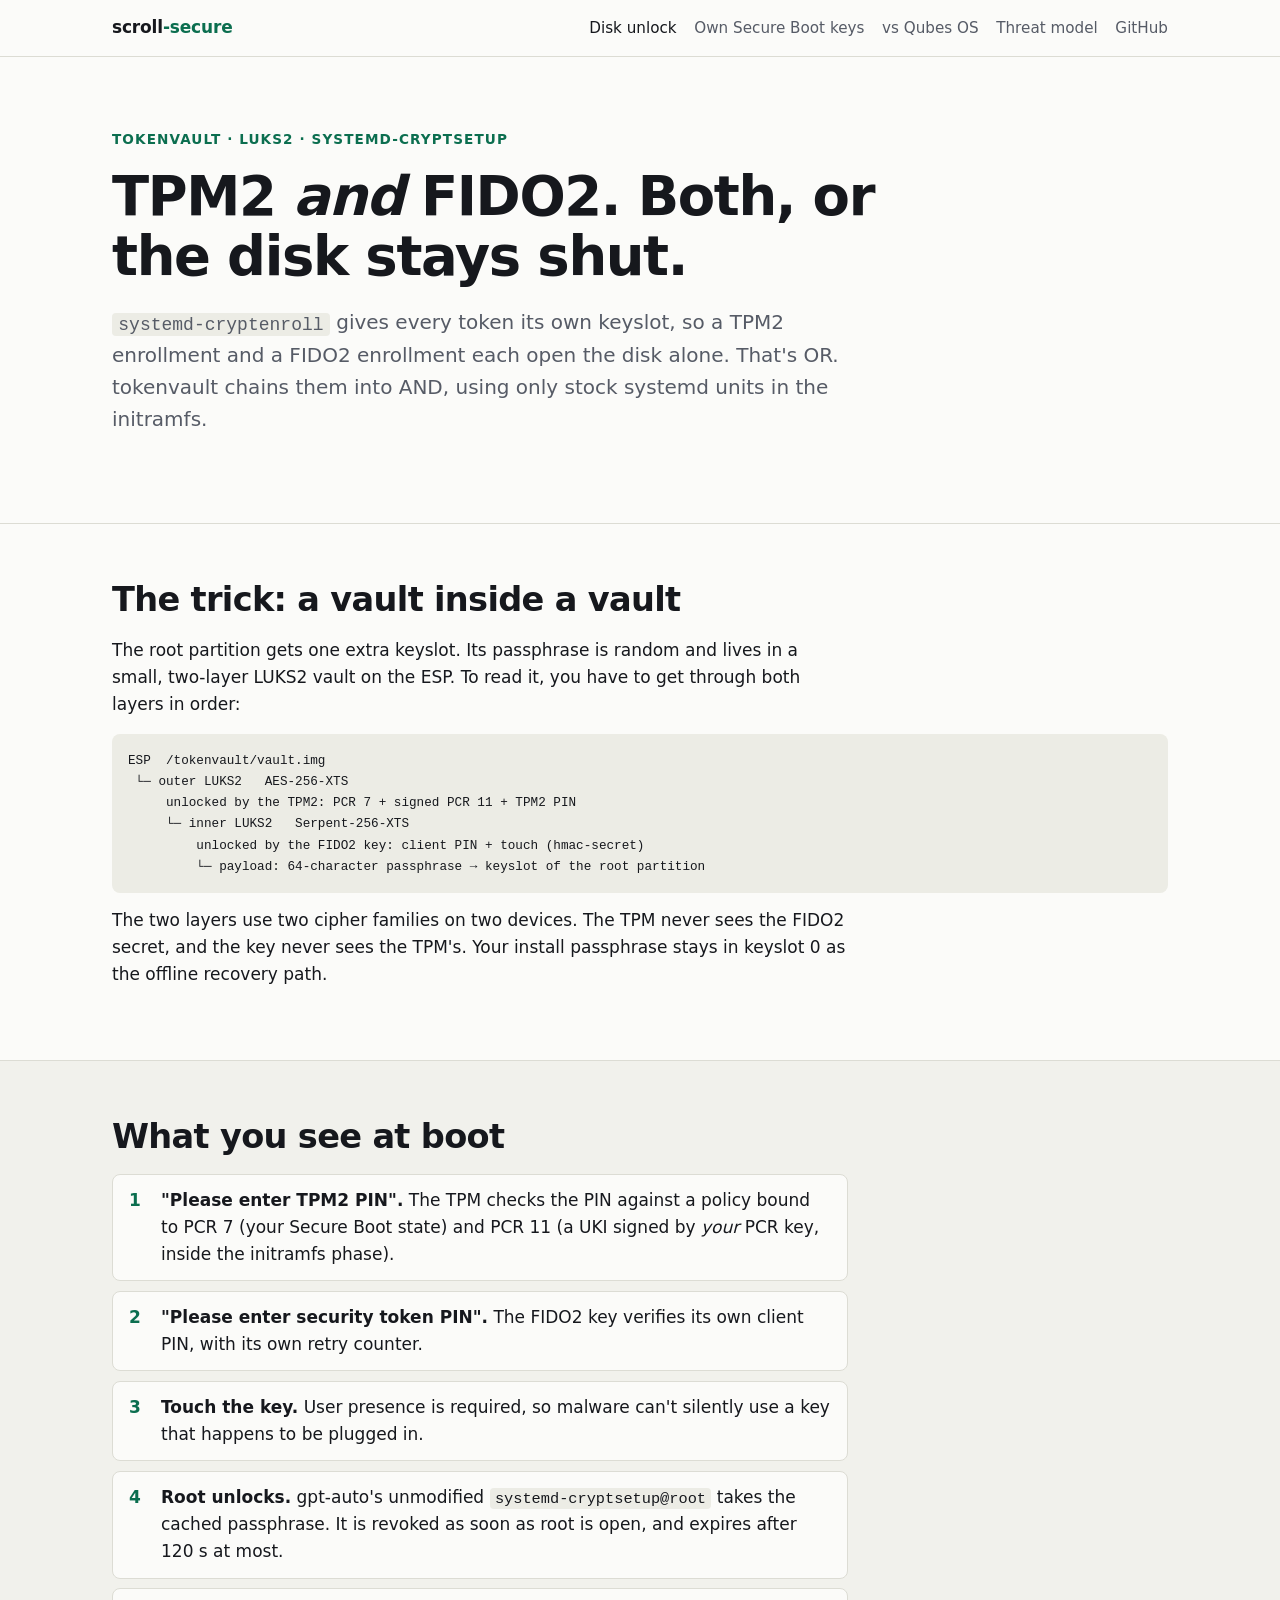
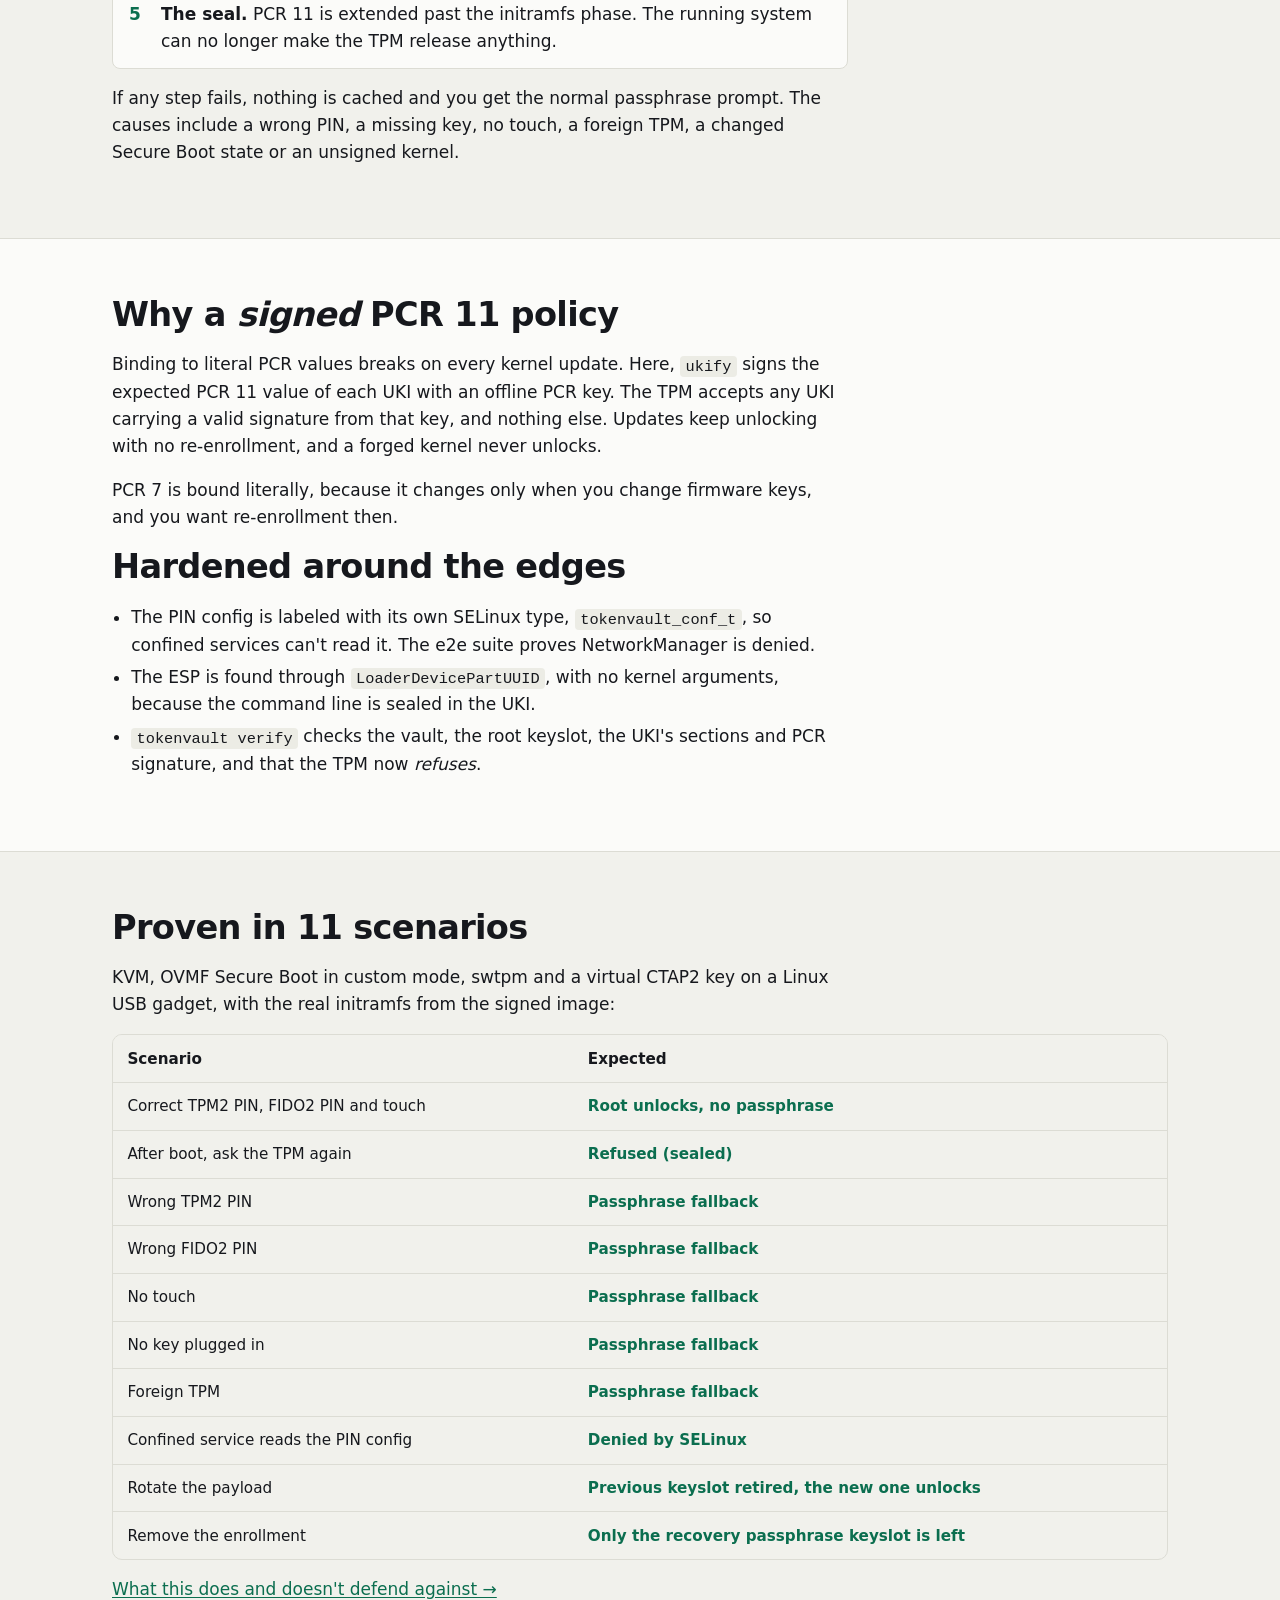
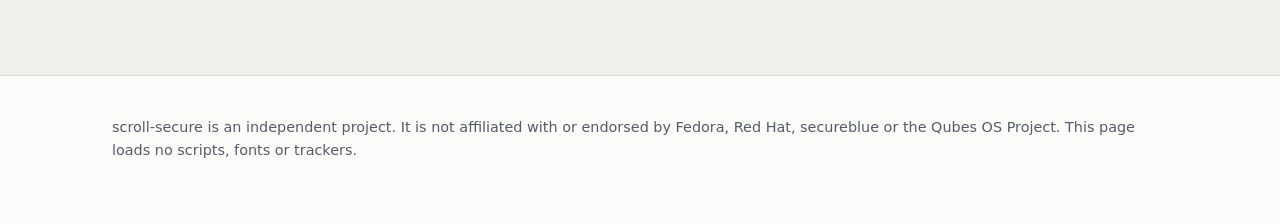
<file: docs/tpm2-fido2-luks-unlock.html>
<!doctype html>
<html lang="en">
<head>
<meta charset="utf-8">
<meta name="viewport" content="width=device-width, initial-scale=1">
<title>TPM2 + FIDO2 LUKS Unlock with Both Tokens Required (AND, not OR) | scroll-secure</title>
<meta name="description" content="How scroll-secure unlocks a LUKS2 root disk only with a TPM2 PIN and a FIDO2 key (PIN + touch) together, sealed to Secure Boot PCR 7 and a signed PCR 11 policy, using stock systemd-cryptsetup in the initramfs.">
<link rel="canonical" href="https://wildcommitter.github.io/fedora-secureblue-tpm-fido2/tpm2-fido2-luks-unlock.html">
<meta property="og:type" content="article">
<meta property="og:site_name" content="scroll-secure">
<meta property="og:title" content="TPM2 AND FIDO2: two-token LUKS unlock with stock systemd">
<meta property="og:description" content="systemd-cryptenroll lets TPM2 or FIDO2 unlock a disk: either one. Here is how to require both, with a signed PCR 11 policy and a seal after boot.">
<meta property="og:url" content="https://wildcommitter.github.io/fedora-secureblue-tpm-fido2/tpm2-fido2-luks-unlock.html">
<meta property="og:image" content="https://wildcommitter.github.io/fedora-secureblue-tpm-fido2/og.png">
<meta name="twitter:card" content="summary_large_image">
<link rel="icon" href="favicon.svg" type="image/svg+xml">
<link rel="stylesheet" href="style.css">
<script type="application/ld+json">
{
  "@context": "https://schema.org",
  "@type": "TechArticle",
  "headline": "TPM2 + FIDO2 LUKS unlock with both tokens required",
  "about": ["LUKS2", "TPM2", "FIDO2", "systemd-cryptenroll", "Secure Boot", "PCR policy"],
  "isPartOf": {"@type": "WebSite", "name": "scroll-secure", "url": "https://wildcommitter.github.io/fedora-secureblue-tpm-fido2/"}
}
</script>
</head>
<body>
<header class="site"><div class="wrap">
  <a class="brand" href="./">scroll<span>-secure</span></a>
  <nav class="site" aria-label="Main">
    <a href="tpm2-fido2-luks-unlock.html" aria-current="page">Disk unlock</a>
    <a href="secure-boot-own-keys.html">Own Secure Boot keys</a>
    <a href="qubes-os-alternative.html">vs Qubes OS</a>
    <a href="threat-model.html">Threat model</a>
    <a href="https://github.com/wildcommitter/fedora-secureblue-tpm-fido2">GitHub</a>
  </nav>
</div></header>

<main>
<div class="hero"><div class="wrap">
  <p class="eyebrow">tokenvault · LUKS2 · systemd-cryptsetup</p>
  <h1>TPM2 <em>and</em> FIDO2. Both, or the disk stays shut.</h1>
  <p class="lede"><code>systemd-cryptenroll</code> gives every token its own keyslot, so a TPM2 enrollment and a FIDO2 enrollment each open the disk alone. That's OR. tokenvault chains them into AND, using only stock systemd units in the initramfs.</p>
</div></div>

<section><div class="wrap">
  <h2>The trick: a vault inside a vault</h2>
  <p>The root partition gets one extra keyslot. Its passphrase is random and lives in a small, two-layer LUKS2 vault on the ESP. To read it, you have to get through both layers in order:</p>
<pre><code>ESP  /tokenvault/vault.img
 └─ outer LUKS2   AES-256-XTS
     unlocked by the TPM2: PCR 7 + signed PCR 11 + TPM2 PIN
     └─ inner LUKS2   Serpent-256-XTS
         unlocked by the FIDO2 key: client PIN + touch (hmac-secret)
         └─ payload: 64-character passphrase → keyslot of the root partition</code></pre>
  <p>The two layers use two cipher families on two devices. The TPM never sees the FIDO2 secret, and the key never sees the TPM's. Your install passphrase stays in keyslot 0 as the offline recovery path.</p>
</div></section>

<section class="alt"><div class="wrap">
  <h2>What you see at boot</h2>
  <ol class="flow">
    <li><strong>"Please enter TPM2 PIN".</strong> The TPM checks the PIN against a policy bound to PCR 7 (your Secure Boot state) and PCR 11 (a UKI signed by <em>your</em> PCR key, inside the initramfs phase).</li>
    <li><strong>"Please enter security token PIN".</strong> The FIDO2 key verifies its own client PIN, with its own retry counter.</li>
    <li><strong>Touch the key.</strong> User presence is required, so malware can't silently use a key that happens to be plugged in.</li>
    <li><strong>Root unlocks.</strong> gpt-auto's unmodified <code>systemd-cryptsetup@root</code> takes the cached passphrase. It is revoked as soon as root is open, and expires after 120 s at most.</li>
    <li><strong>The seal.</strong> PCR 11 is extended past the initramfs phase. The running system can no longer make the TPM release anything.</li>
  </ol>
  <p>If any step fails, nothing is cached and you get the normal passphrase prompt. The causes include a wrong PIN, a missing key, no touch, a foreign TPM, a changed Secure Boot state or an unsigned kernel.</p>
</div></section>

<section><div class="wrap">
  <h2>Why a <em>signed</em> PCR 11 policy</h2>
  <p>Binding to literal PCR values breaks on every kernel update. Here, <code>ukify</code> signs the expected PCR 11 value of each UKI with an offline PCR key. The TPM accepts any UKI carrying a valid signature from that key, and nothing else. Updates keep unlocking with no re-enrollment, and a forged kernel never unlocks.</p>
  <p>PCR 7 is bound literally, because it changes only when you change firmware keys, and you want re-enrollment then.</p>
  <h2>Hardened around the edges</h2>
  <ul class="tight">
    <li>The PIN config is labeled with its own SELinux type, <code>tokenvault_conf_t</code>, so confined services can't read it. The e2e suite proves NetworkManager is denied.</li>
    <li>The ESP is found through <code>LoaderDevicePartUUID</code>, with no kernel arguments, because the command line is sealed in the UKI.</li>
    <li><code>tokenvault verify</code> checks the vault, the root keyslot, the UKI's sections and PCR signature, and that the TPM now <em>refuses</em>.</li>
  </ul>
</div></section>

<section class="alt"><div class="wrap">
  <h2>Proven in 11 scenarios</h2>
  <p>KVM, OVMF Secure Boot in custom mode, swtpm and a virtual CTAP2 key on a Linux USB gadget, with the real initramfs from the signed image:</p>
  <div class="table-wrap"><table>
    <tr><th>Scenario</th><th>Expected</th></tr>
    <tr><td>Correct TPM2 PIN, FIDO2 PIN and touch</td><td class="yes">Root unlocks, no passphrase</td></tr>
    <tr><td>After boot, ask the TPM again</td><td class="yes">Refused (sealed)</td></tr>
    <tr><td>Wrong TPM2 PIN</td><td class="yes">Passphrase fallback</td></tr>
    <tr><td>Wrong FIDO2 PIN</td><td class="yes">Passphrase fallback</td></tr>
    <tr><td>No touch</td><td class="yes">Passphrase fallback</td></tr>
    <tr><td>No key plugged in</td><td class="yes">Passphrase fallback</td></tr>
    <tr><td>Foreign TPM</td><td class="yes">Passphrase fallback</td></tr>
    <tr><td>Confined service reads the PIN config</td><td class="yes">Denied by SELinux</td></tr>
    <tr><td>Rotate the payload</td><td class="yes">Previous keyslot retired, the new one unlocks</td></tr>
    <tr><td>Remove the enrollment</td><td class="yes">Only the recovery passphrase keyslot is left</td></tr>
  </table></div>
  <p style="margin-top:1rem"><a href="threat-model.html">What this does and doesn't defend against →</a></p>
</div></section>
</main>

<footer class="site"><div class="wrap">
  <p>scroll-secure is an independent project. It is not affiliated with or endorsed by Fedora, Red Hat, secureblue or the Qubes OS Project. This page loads no scripts, fonts or trackers.</p>
</div></footer>
</body>
</html>
</file>
<file: docs/style.css>
:root {
  --bg: #fbfbf9;
  --bg-alt: #f1f1ec;
  --fg: #16181d;
  --muted: #565b66;
  --line: #dcdcd4;
  --accent: #0b6e4f;
  --accent-fg: #ffffff;
  --code-bg: #ecece5;
  --warn: #9a4b00;
  --max: 68rem;
  color-scheme: light;
}
@media (prefers-color-scheme: dark) {
  :root {
    --bg: #0e1013;
    --bg-alt: #161a1f;
    --fg: #e8eaed;
    --muted: #a0a7b2;
    --line: #2a3038;
    --accent: #3ddc97;
    --accent-fg: #06130d;
    --code-bg: #1b2027;
    --warn: #f0a050;
    color-scheme: dark;
  }
}

* { box-sizing: border-box; }
html { -webkit-text-size-adjust: 100%; }
body {
  margin: 0;
  background: var(--bg);
  color: var(--fg);
  font: 17px/1.6 system-ui, -apple-system, "Segoe UI", Roboto, "Noto Sans", sans-serif;
}
a { color: var(--accent); text-underline-offset: 2px; }
code, pre, .mono { font-family: ui-monospace, "JetBrains Mono", "Cascadia Code", Menlo, Consolas, monospace; }
code { background: var(--code-bg); padding: .1em .35em; border-radius: 4px; font-size: .9em; }
pre { background: var(--code-bg); padding: 1rem; border-radius: 8px; overflow-x: auto; font-size: .88rem; line-height: 1.5; }
pre code { background: none; padding: 0; }

.wrap { max-width: var(--max); margin: 0 auto; padding: 0 16px; }

header.site { border-bottom: 1px solid var(--line); }
header.site .wrap { display: flex; flex-wrap: wrap; gap: .5rem 1.5rem; align-items: center; justify-content: space-between; padding-top: .9rem; padding-bottom: .9rem; }
.brand { font-weight: 700; color: var(--fg); text-decoration: none; letter-spacing: -.01em; }
.brand span { color: var(--accent); }
nav.site { display: flex; flex-wrap: wrap; gap: .25rem 1.1rem; font-size: .95rem; }
nav.site a { color: var(--muted); text-decoration: none; }
nav.site a:hover, nav.site a[aria-current="page"] { color: var(--fg); }

.hero { padding: 4.5rem 0 3.5rem; border-bottom: 1px solid var(--line); }
.eyebrow { font-size: .85rem; letter-spacing: .08em; text-transform: uppercase; color: var(--accent); font-weight: 600; margin: 0 0 1rem; }
h1 { font-size: clamp(2rem, 5.5vw, 3.4rem); line-height: 1.1; letter-spacing: -.025em; margin: 0 0 1.25rem; max-width: 22ch; }
.lede { font-size: clamp(1.05rem, 2.2vw, 1.25rem); color: var(--muted); max-width: 46rem; margin: 0 0 2rem; }
.cta { display: flex; flex-wrap: wrap; gap: .75rem; }
.btn { display: inline-block; padding: .7rem 1.2rem; border-radius: 8px; font-weight: 600; text-decoration: none; border: 1px solid var(--line); color: var(--fg); }
.btn.primary { background: var(--accent); color: var(--accent-fg); border-color: var(--accent); }

section { padding: 3.5rem 0; border-bottom: 1px solid var(--line); }
section.alt { background: var(--bg-alt); }
h2 { font-size: clamp(1.5rem, 3.5vw, 2.1rem); letter-spacing: -.02em; line-height: 1.2; margin: 0 0 1rem; }
h3 { font-size: 1.1rem; margin: 0 0 .4rem; }
p { margin: 0 0 1rem; max-width: 46rem; }
.sub { color: var(--muted); max-width: 46rem; margin-bottom: 2rem; }

.grid { display: grid; gap: 1rem; grid-template-columns: repeat(auto-fit, minmax(17rem, 1fr)); }
.card { border: 1px solid var(--line); border-radius: 10px; padding: 1.25rem; background: var(--bg); }
.card p { font-size: .95rem; color: var(--muted); margin: 0; }

.stats { display: grid; gap: 1rem; grid-template-columns: repeat(auto-fit, minmax(12rem, 1fr)); margin: 1.5rem 0; }
.stat b { display: block; font-size: 2.2rem; line-height: 1; color: var(--accent); letter-spacing: -.02em; }
.stat span { font-size: .9rem; color: var(--muted); }

ol.flow { counter-reset: s; list-style: none; padding: 0; margin: 0 0 1rem; display: grid; gap: .6rem; max-width: 46rem; }
ol.flow li { counter-increment: s; border: 1px solid var(--line); border-radius: 8px; padding: .75rem 1rem .75rem 3rem; position: relative; background: var(--bg); }
ol.flow li::before { content: counter(s); position: absolute; left: 1rem; top: .75rem; font-weight: 700; color: var(--accent); }

.table-wrap { overflow-x: auto; border: 1px solid var(--line); border-radius: 10px; }
table { border-collapse: collapse; width: 100%; min-width: 36rem; font-size: .95rem; }
th, td { text-align: left; vertical-align: top; padding: .7rem .9rem; border-bottom: 1px solid var(--line); }
th { background: var(--bg-alt); font-weight: 600; }
tr:last-child td { border-bottom: 0; }
.yes { color: var(--accent); font-weight: 600; }
.no { color: var(--warn); font-weight: 600; }

ul.tight { padding-left: 1.2rem; max-width: 46rem; }
ul.tight li { margin: .3rem 0; }
.note { border-left: 3px solid var(--warn); padding: .5rem 1rem; background: var(--bg-alt); border-radius: 0 8px 8px 0; max-width: 46rem; }

footer.site { padding: 2.5rem 0 3rem; color: var(--muted); font-size: .9rem; }
footer.site p { max-width: none; }

@media (max-width: 640px) {
  table { min-width: 0; font-size: .88rem; }
  th, td { padding: .55rem .6rem; }
  .hero { padding: 3rem 0 2.5rem; }
  section { padding: 2.5rem 0; }
}
</file>
